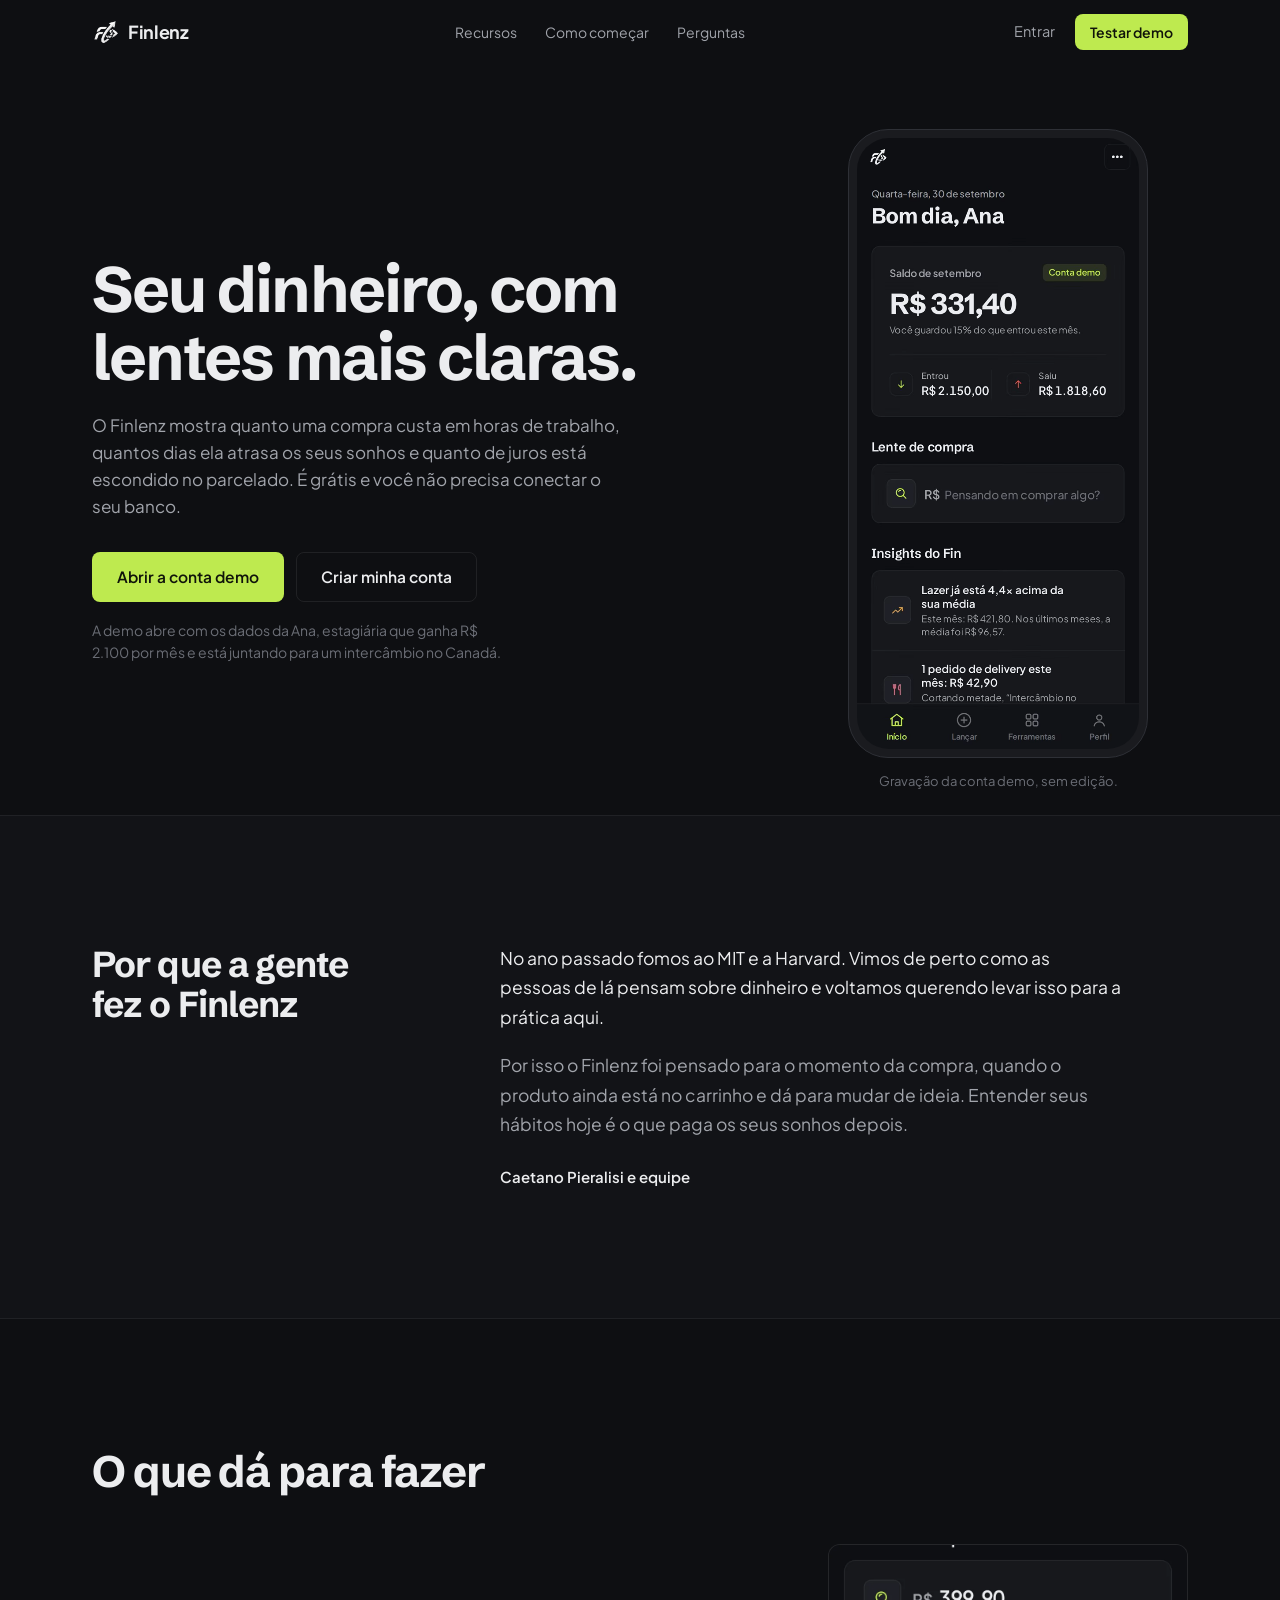
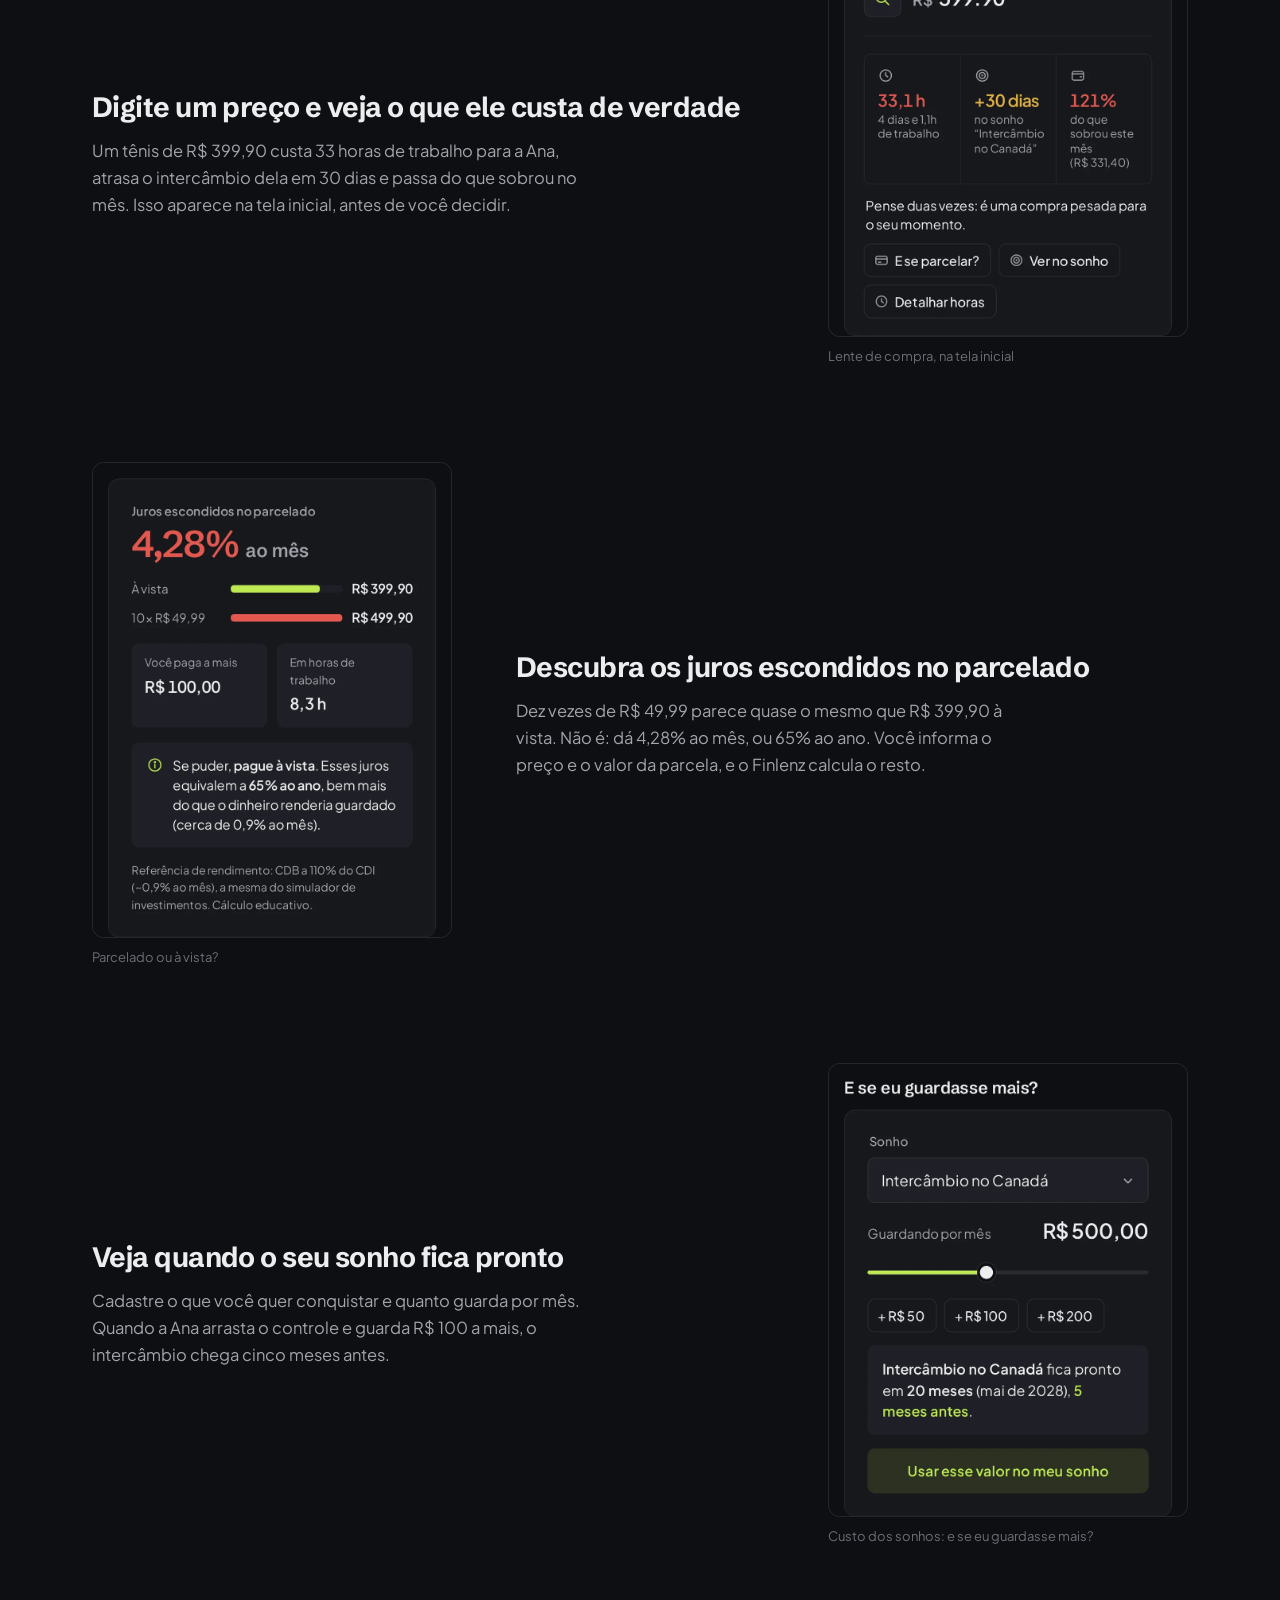
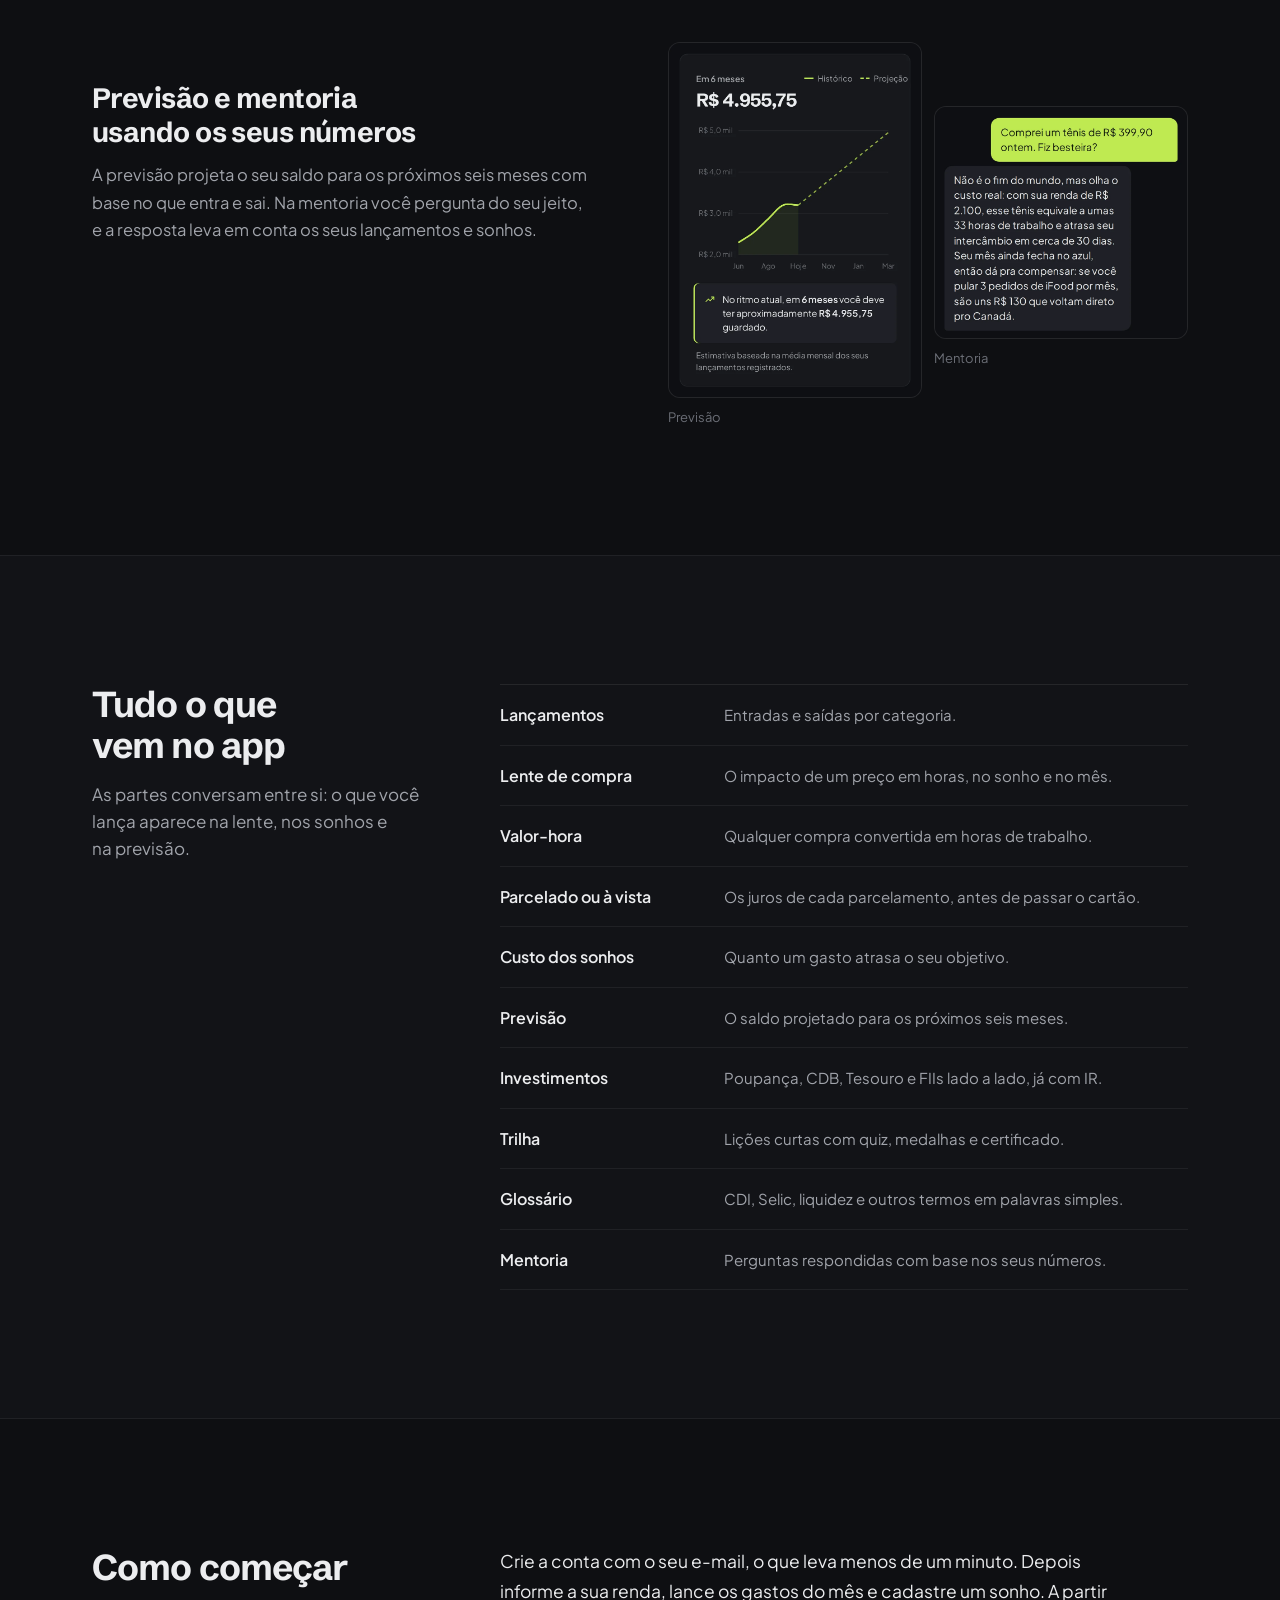
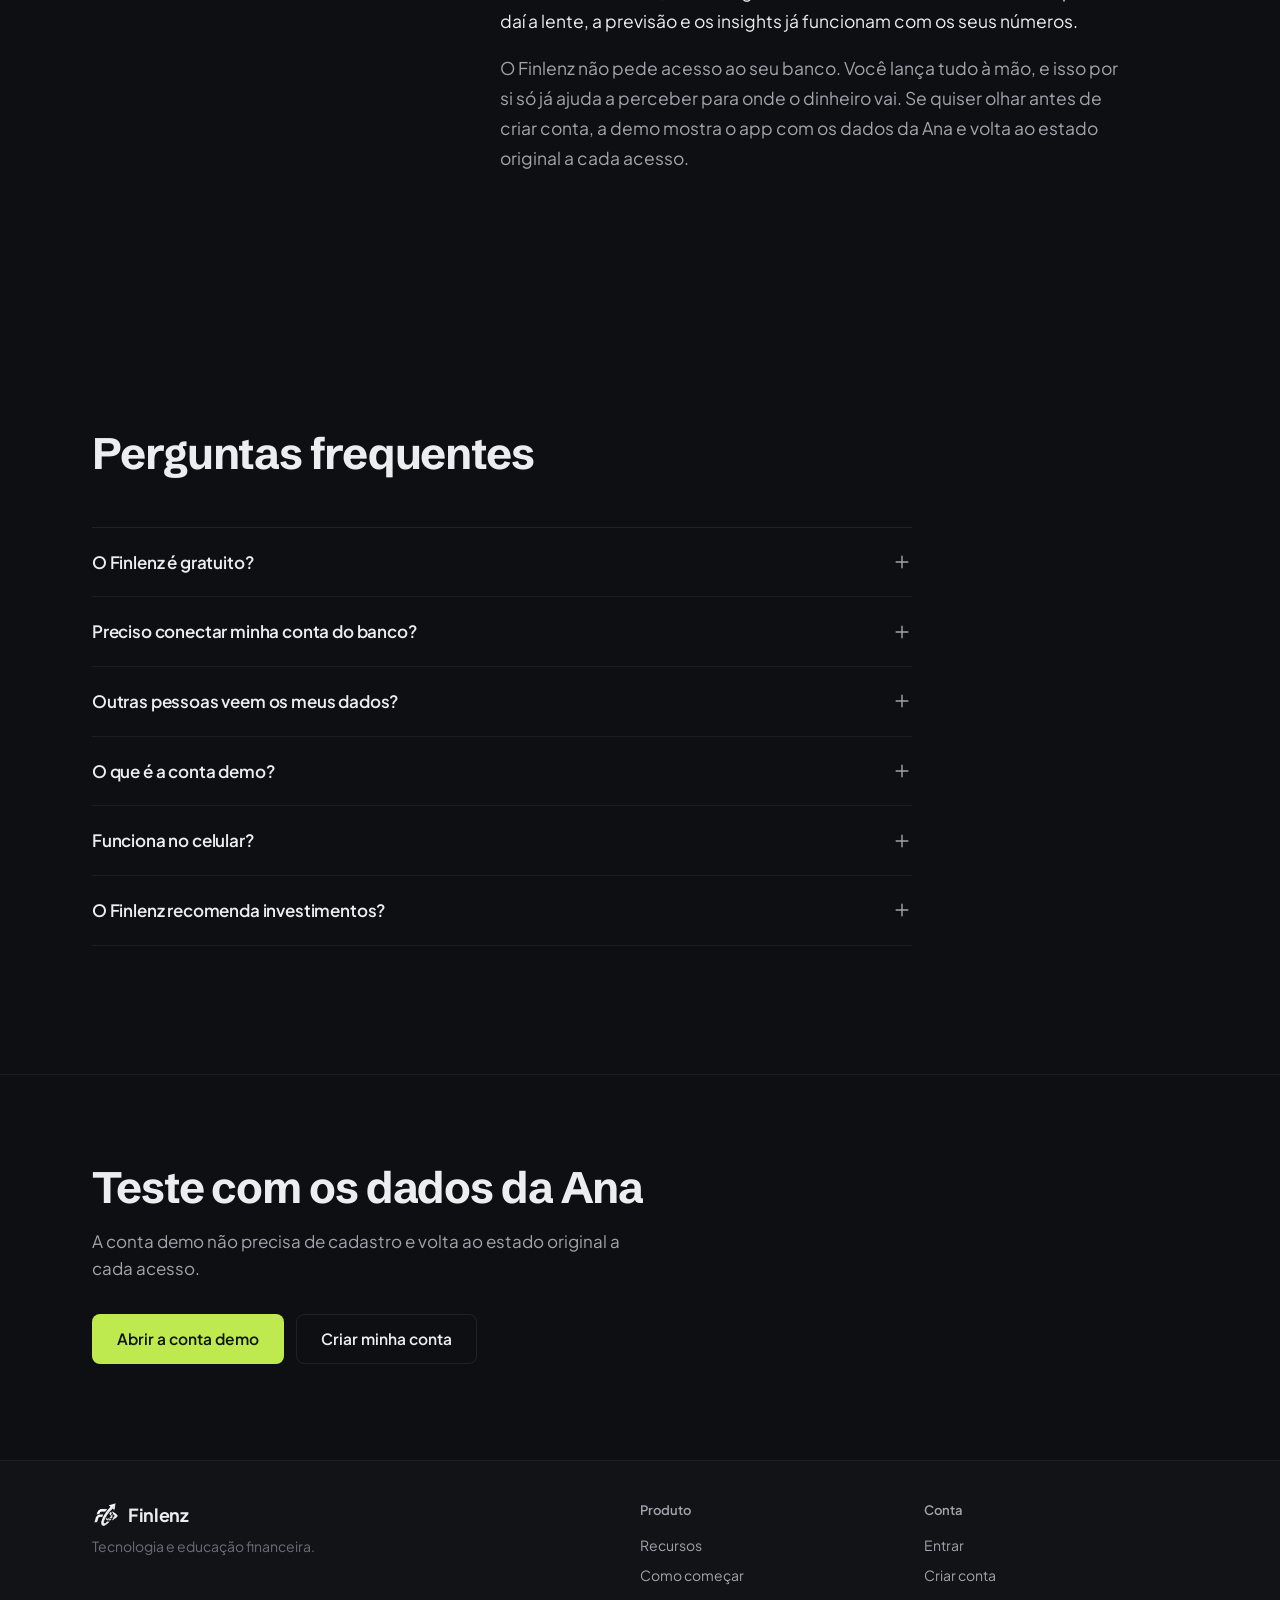
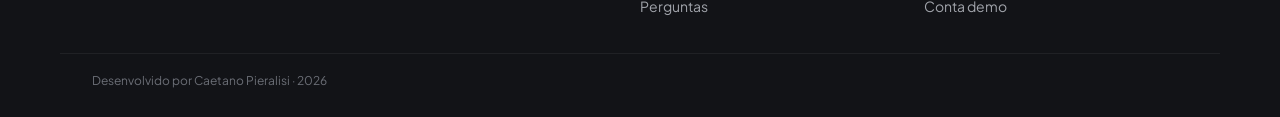
<file: finlenz/index.html>
<!DOCTYPE html>
<html lang="pt-BR">
<head>
<meta charset="UTF-8">
<meta name="viewport" content="width=device-width, initial-scale=1, viewport-fit=cover">
<meta name="theme-color" content="#0E0F12">
<meta name="color-scheme" content="dark">
<title>Finlenz · Seu dinheiro, com lentes mais claras</title>
<meta name="description" content="O Finlenz mostra quanto uma compra custa em horas de trabalho, quanto ela atrasa seus sonhos e os juros escondidos no parcelado. Grátis e sem conectar o banco.">
<meta property="og:title" content="Finlenz · Seu dinheiro, com lentes mais claras">
<meta property="og:description" content="Veja quanto uma compra custa em horas de trabalho, quanto ela atrasa seus sonhos e os juros escondidos no parcelado. Grátis.">
<meta property="og:image" content="https://finlenz.vercel.app/assets/media/og.png">
<meta property="og:image:width" content="1200">
<meta property="og:image:height" content="630">
<meta property="og:url" content="https://finlenz.vercel.app/">
<meta property="og:type" content="website">
<meta property="og:locale" content="pt_BR">
<meta name="twitter:card" content="summary_large_image">
<link rel="icon" type="image/png" href="assets/img/logo.png">
<link rel="apple-touch-icon" href="assets/img/logo.png">
<link rel="preconnect" href="https://fonts.googleapis.com">
<link rel="preconnect" href="https://fonts.gstatic.com" crossorigin>
<link rel="stylesheet" href="https://fonts.googleapis.com/css2?family=Plus+Jakarta+Sans:wght@400;500;600;700&family=Schibsted+Grotesk:wght@500;600;700&display=swap" media="print" onload="this.media='all'">
<link rel="stylesheet" href="assets/css/style.css">
<link rel="stylesheet" href="assets/css/landing.css">
</head>
<body class="lp">
<a class="skip" href="#conteudo">Pular para o conteúdo</a>

<header class="nav" id="nav">
  <div class="wrap nav__inner">
    <a href="index.html" class="nav__brand" aria-label="Finlenz, página inicial">
      <img src="assets/img/logo.png" alt="" width="28" height="27" decoding="async">
      <span>Finlenz</span>
    </a>
    <nav class="nav__links" aria-label="Seções">
      <a href="#recursos">Recursos</a>
      <a href="#como-funciona">Como começar</a>
      <a href="#perguntas">Perguntas</a>
    </nav>
    <div class="nav__actions">
      <a href="login.html" class="nav__login">Entrar</a>
      <a href="login.html?demo=1" class="pill pill--sm">Testar demo</a>
    </div>
  </div>
</header>

<main id="conteudo">

  <!-- ===== TOPO ===== -->
  <section class="hero">
    <div class="wrap hero__grid">
      <div class="hero__copy">
        <h1 class="hero__title">Seu dinheiro, com lentes mais claras.</h1>
        <p class="hero__lead">O Finlenz mostra quanto uma compra custa em horas de trabalho, quantos dias ela atrasa os seus sonhos e quanto de juros está escondido no parcelado. É grátis e você não precisa conectar o seu banco.</p>
        <div class="hero__cta">
          <a href="login.html?demo=1" class="pill pill--lg">Abrir a conta demo</a>
          <a href="login.html?mode=signup" class="pill pill--lg pill--ghost">Criar minha conta</a>
        </div>
        <p class="hero__note">A demo abre com os dados da Ana, estagiária que ganha R$ 2.100 por mês e está juntando para um intercâmbio no Canadá.</p>
      </div>

      <figure class="hero__media">
        <div class="phone">
          <video class="phone__screen" poster="assets/media/demo-lente-poster.webp" width="320" height="693" autoplay muted loop playsinline preload="metadata" aria-label="Gravação da conta demo: a Ana digita R$ 399,90 na Lente de compra e depois confere o parcelamento em 10 vezes.">
            <source src="assets/media/demo-lente.mp4" type="video/mp4">
            <source src="assets/media/demo-lente.webm" type="video/webm">
          </video>
        </div>
        <figcaption>Gravação da conta demo, sem edição.</figcaption>
      </figure>
    </div>
  </section>

  <!-- ===== POR QUE ===== -->
  <section class="section section--alt" id="proposito">
    <div class="wrap split">
      <h2 class="h2">Por que a gente fez o Finlenz</h2>
      <div class="letter">
        <p>No ano passado fomos ao MIT e a Harvard. Vimos de perto como as pessoas de lá pensam sobre dinheiro e voltamos querendo levar isso para a prática aqui.</p>
        <p>Por isso o Finlenz foi pensado para o momento da compra, quando o produto ainda está no carrinho e dá para mudar de ideia. Entender seus hábitos hoje é o que paga os seus sonhos depois.</p>
        <p class="letter__sign">Caetano Pieralisi e equipe</p>
      </div>
    </div>
  </section>

  <!-- ===== RECURSOS (prints reais) ===== -->
  <section class="section" id="recursos">
    <div class="wrap">
      <h2 class="h2 head">O que dá para fazer</h2>

      <article class="feature">
        <div class="feature__text">
          <h3>Digite um preço e veja o que ele custa de verdade</h3>
          <p>Um tênis de R$ 399,90 custa 33 horas de trabalho para a Ana, atrasa o intercâmbio dela em 30 dias e passa do que sobrou no mês. Isso aparece na tela inicial, antes de você decidir.</p>
        </div>
        <figure class="shot">
          <img src="assets/media/app-lente.webp" width="900" height="984" loading="lazy" decoding="async" alt="Lente de compra com R$ 399,90: 33,1 horas de trabalho, 30 dias a mais para o intercâmbio e 121% do que sobrou no mês.">
          <figcaption>Lente de compra, na tela inicial</figcaption>
        </figure>
      </article>

      <article class="feature feature--flip">
        <div class="feature__text">
          <h3>Descubra os juros escondidos no parcelado</h3>
          <p>Dez vezes de R$ 49,99 parece quase o mesmo que R$ 399,90 à vista. Não é: dá 4,28% ao mês, ou 65% ao ano. Você informa o preço e o valor da parcela, e o Finlenz calcula o resto.</p>
        </div>
        <figure class="shot">
          <img src="assets/media/app-parcelado.webp" width="900" height="1192" loading="lazy" decoding="async" alt="Parcelado ou à vista: 10 vezes de R$ 49,99 contra R$ 399,90 à vista, juros de 4,28% ao mês.">
          <figcaption>Parcelado ou à vista?</figcaption>
        </figure>
      </article>

      <article class="feature">
        <div class="feature__text">
          <h3>Veja quando o seu sonho fica pronto</h3>
          <p>Cadastre o que você quer conquistar e quanto guarda por mês. Quando a Ana arrasta o controle e guarda R$ 100 a mais, o intercâmbio chega cinco meses antes.</p>
        </div>
        <figure class="shot">
          <img src="assets/media/app-sonhos.webp" width="900" height="1137" loading="lazy" decoding="async" alt="Simulação: guardando R$ 500 por mês, o Intercâmbio no Canadá fica pronto em 20 meses, 5 meses antes.">
          <figcaption>Custo dos sonhos: e se eu guardasse mais?</figcaption>
        </figure>
      </article>

      <article class="feature feature--pair">
        <div class="feature__text">
          <h3>Previsão e mentoria usando os seus números</h3>
          <p>A previsão projeta o seu saldo para os próximos seis meses com base no que entra e sai. Na mentoria você pergunta do seu jeito, e a resposta leva em conta os seus lançamentos e sonhos.</p>
        </div>
        <div class="shots">
          <figure class="shot">
            <img src="assets/media/app-previsao.webp" width="900" height="1265" loading="lazy" decoding="async" alt="Previsão: em 6 meses a Ana deve ter cerca de R$ 4.955,75 guardados.">
            <figcaption>Previsão</figcaption>
          </figure>
          <figure class="shot">
            <img src="assets/media/app-mentoria.webp" width="900" height="826" loading="lazy" decoding="async" alt="Mentoria: a Ana pergunta se fez besteira ao comprar um tênis de R$ 399,90 e recebe uma resposta com os números dela.">
            <figcaption>Mentoria</figcaption>
          </figure>
        </div>
      </article>
    </div>
  </section>

  <!-- ===== TODAS AS FERRAMENTAS ===== -->
  <section class="section section--alt">
    <div class="wrap split">
      <div class="split__aside">
        <h2 class="h2">Tudo o que vem no app</h2>
        <p class="lead">As partes conversam entre si: o que você lança aparece na lente, nos sonhos e na previsão.</p>
      </div>
      <ul class="tools">
        <li><b>Lançamentos</b><span>Entradas e saídas por categoria.</span></li>
        <li><b>Lente de compra</b><span>O impacto de um preço em horas, no sonho e no mês.</span></li>
        <li><b>Valor-hora</b><span>Qualquer compra convertida em horas de trabalho.</span></li>
        <li><b>Parcelado ou à vista</b><span>Os juros de cada parcelamento, antes de passar o cartão.</span></li>
        <li><b>Custo dos sonhos</b><span>Quanto um gasto atrasa o seu objetivo.</span></li>
        <li><b>Previsão</b><span>O saldo projetado para os próximos seis meses.</span></li>
        <li><b>Investimentos</b><span>Poupança, CDB, Tesouro e FIIs lado a lado, já com IR.</span></li>
        <li><b>Trilha</b><span>Lições curtas com quiz, medalhas e certificado.</span></li>
        <li><b>Glossário</b><span>CDI, Selic, liquidez e outros termos em palavras simples.</span></li>
        <li><b>Mentoria</b><span>Perguntas respondidas com base nos seus números.</span></li>
      </ul>
    </div>
  </section>

  <!-- ===== COMO COMEÇAR ===== -->
  <section class="section" id="como-funciona">
    <div class="wrap split">
      <h2 class="h2">Como começar</h2>
      <div class="letter">
        <p>Crie a conta com o seu e-mail, o que leva menos de um minuto. Depois informe a sua renda, lance os gastos do mês e cadastre um sonho. A partir daí a lente, a previsão e os insights já funcionam com os seus números.</p>
        <p>O Finlenz não pede acesso ao seu banco. Você lança tudo à mão, e isso por si só já ajuda a perceber para onde o dinheiro vai. Se quiser olhar antes de criar conta, a demo mostra o app com os dados da Ana e volta ao estado original a cada acesso.</p>
      </div>
    </div>
  </section>

  <!-- ===== FAQ ===== -->
  <section class="section" id="perguntas">
    <div class="wrap narrow">
      <h2 class="h2 head">Perguntas frequentes</h2>
      <div class="faq">
        <details><summary>O Finlenz é gratuito?<svg class="ico" viewBox="0 0 24 24" fill="none" stroke="currentColor" stroke-width="1.7" stroke-linecap="round" stroke-linejoin="round" aria-hidden="true"><path d="M12 5v14M5 12h14"/></svg></summary><p>Sim. Todas as ferramentas, a trilha e a mentoria são gratuitas.</p></details>
        <details><summary>Preciso conectar minha conta do banco?<svg class="ico" viewBox="0 0 24 24" fill="none" stroke="currentColor" stroke-width="1.7" stroke-linecap="round" stroke-linejoin="round" aria-hidden="true"><path d="M12 5v14M5 12h14"/></svg></summary><p>Não. Você registra seus lançamentos manualmente, o que também ajuda a criar consciência sobre cada gasto.</p></details>
        <details><summary>Outras pessoas veem os meus dados?<svg class="ico" viewBox="0 0 24 24" fill="none" stroke="currentColor" stroke-width="1.7" stroke-linecap="round" stroke-linejoin="round" aria-hidden="true"><path d="M12 5v14M5 12h14"/></svg></summary><p>Não. Cada conta só consegue ler e alterar os próprios lançamentos, sonhos e progresso.</p></details>
        <details><summary>O que é a conta demo?<svg class="ico" viewBox="0 0 24 24" fill="none" stroke="currentColor" stroke-width="1.7" stroke-linecap="round" stroke-linejoin="round" aria-hidden="true"><path d="M12 5v14M5 12h14"/></svg></summary><p>É uma conta de exemplo, com os dados da Ana, uma estagiária, para você conhecer o app sem cadastro. Ela volta ao estado original a cada acesso.</p></details>
        <details><summary>Funciona no celular?<svg class="ico" viewBox="0 0 24 24" fill="none" stroke="currentColor" stroke-width="1.7" stroke-linecap="round" stroke-linejoin="round" aria-hidden="true"><path d="M12 5v14M5 12h14"/></svg></summary><p>Sim. O Finlenz roda no navegador do celular e do computador, sem precisar instalar nada.</p></details>
        <details><summary>O Finlenz recomenda investimentos?<svg class="ico" viewBox="0 0 24 24" fill="none" stroke="currentColor" stroke-width="1.7" stroke-linecap="round" stroke-linejoin="round" aria-hidden="true"><path d="M12 5v14M5 12h14"/></svg></summary><p>Não. O simulador é educativo: compara opções com taxas médias de referência para você entender como cada uma funciona.</p></details>
      </div>
    </div>
  </section>

  <!-- ===== CTA ===== -->
  <section class="cta">
    <div class="wrap cta__inner">
      <h2 class="h2">Teste com os dados da Ana</h2>
      <p class="lead">A conta demo não precisa de cadastro e volta ao estado original a cada acesso.</p>
      <div class="hero__cta">
        <a href="login.html?demo=1" class="pill pill--lg">Abrir a conta demo</a>
        <a href="login.html?mode=signup" class="pill pill--lg pill--ghost">Criar minha conta</a>
      </div>
    </div>
  </section>
</main>

<footer class="foot">
  <div class="wrap foot__grid">
    <div class="foot__brand">
      <a href="index.html" class="nav__brand"><img src="assets/img/logo.png" alt="" width="28" height="27" loading="lazy" decoding="async"><span>Finlenz</span></a>
      <p>Tecnologia e educação financeira.</p>
    </div>
    <nav aria-label="Produto"><b>Produto</b><a href="#recursos">Recursos</a><a href="#como-funciona">Como começar</a><a href="#perguntas">Perguntas</a></nav>
    <nav aria-label="Conta"><b>Conta</b><a href="login.html">Entrar</a><a href="login.html?mode=signup">Criar conta</a><a href="login.html?demo=1">Conta demo</a></nav>
  </div>
  <div class="wrap foot__base">Desenvolvido por Caetano Pieralisi · 2026</div>
</footer>

<script>
(function(){
  var nav = document.getElementById("nav");
  function onScroll(){ nav.className = window.pageYOffset > 8 ? "nav is-scrolled" : "nav"; }
  window.addEventListener("scroll", onScroll, { passive: true }); onScroll();
})();
</script>
</body>
</html>
</file>
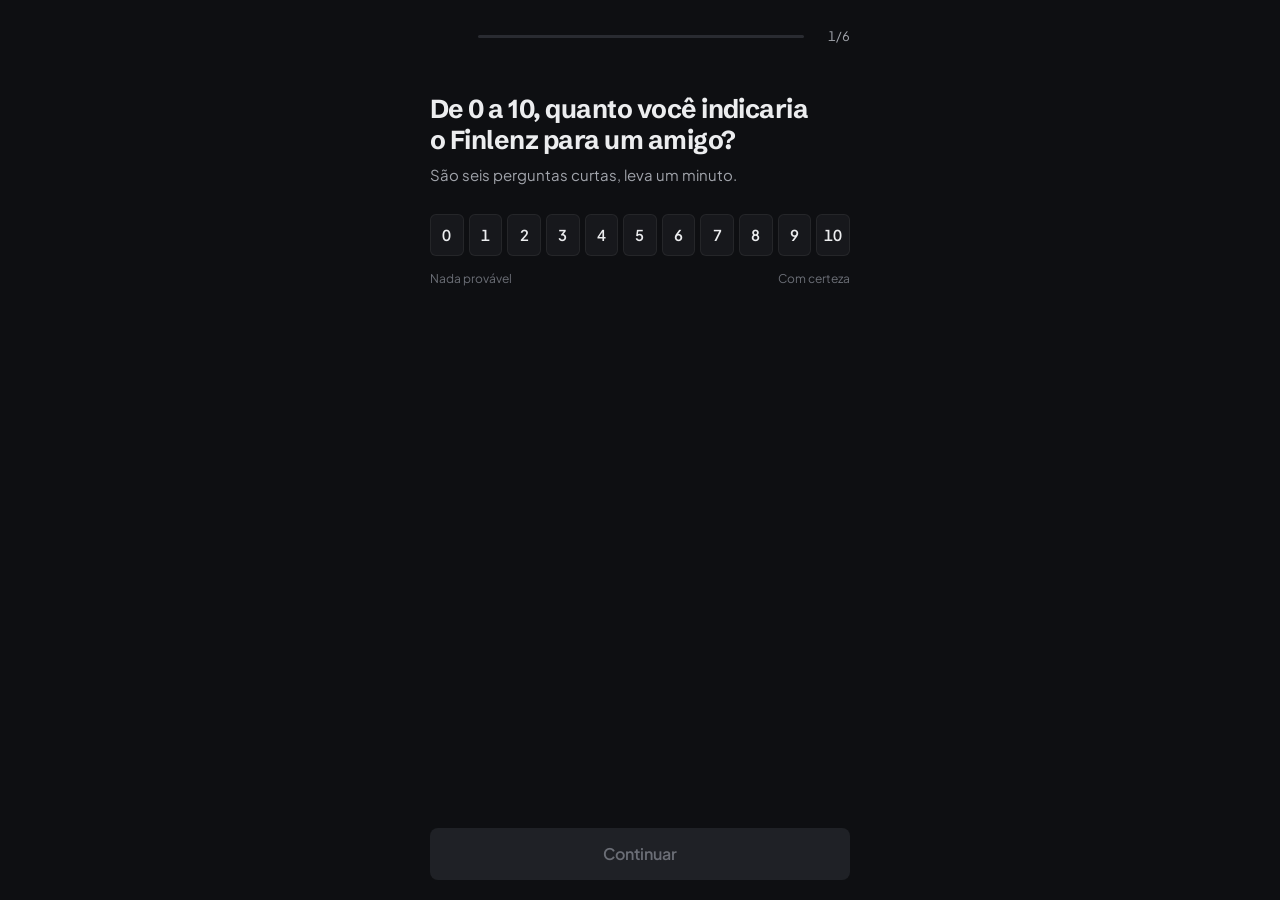
<file: finlenz/interesse.html>
<!DOCTYPE html>
<html lang="pt-BR">
<head>
<meta charset="UTF-8">
<meta name="viewport" content="width=device-width, initial-scale=1, maximum-scale=1, viewport-fit=cover">
<meta name="theme-color" content="#0E0F12">
<meta name="robots" content="noindex">
<title>Faça parte · Finlenz</title>
<link rel="icon" type="image/png" href="assets/img/logo.png">
<link rel="preconnect" href="https://fonts.googleapis.com">
<link rel="preconnect" href="https://fonts.gstatic.com" crossorigin>
<link rel="stylesheet" href="https://fonts.googleapis.com/css2?family=Plus+Jakarta+Sans:wght@400;500;600;700&family=Schibsted+Grotesk:wght@500;600;700&display=swap" media="print" onload="this.media='all'">
<link rel="stylesheet" href="assets/css/style.css">
<style>
  body{ min-height: 100vh; background: var(--bg); }
  .wrap{ max-width: 460px; margin: 0 auto; min-height: 100vh; display:flex; flex-direction:column; padding: calc(18px + env(safe-area-inset-top)) 20px calc(20px + env(safe-area-inset-bottom)); }
  .top{ display:flex; align-items:center; gap: 12px; }
  .back{ width: 36px; height: 36px; border-radius: 8px; display:grid; place-items:center; background: transparent; border: 1px solid var(--hairline); color: var(--text); font-size: 20px; visibility: hidden; transition: background-color .2s ease-in-out; }
  .back:hover{ background: var(--card); }
  .back.is-on{ visibility: visible; }
  .bar{ flex:1; height: 3px; border-radius: 2px; background: var(--card-3); overflow:hidden; }
  .bar i{ display:block; height:100%; width:0; background: var(--primary); border-radius: 2px; transition: width .45s var(--ease); }
  .count{ font-size: 13px; color: var(--text-soft); font-variant-numeric: tabular-nums; min-width: 34px; text-align:right; }

  .steps{ flex:1; position:relative; display:flex; }
  .step{ display:none; flex-direction:column; width:100%; padding-top: 40px; }
  .step.is-on{ display:flex; animation: stepIn .3s ease-in-out both; }
  .step.is-back{ animation-name: stepBack; }
  @keyframes stepIn{ from{ opacity:0; transform: translateX(12px); } to{ opacity:1; transform:none; } }
  @keyframes stepBack{ from{ opacity:0; transform: translateX(-12px); } to{ opacity:1; transform:none; } }
  .kicker{ font-size: 13.5px; font-weight: 500; color: var(--text-soft); margin-bottom: 10px; }
  .q{ font-size: 26px; line-height: 1.2; letter-spacing: -0.02em; font-weight: 700; }
  .hint{ font-size: 15px; color: var(--text-soft); margin-top: 8px; line-height: 1.45; }
  .body{ margin-top: 28px; display:flex; flex-direction:column; gap: 14px; }

  .opts{ display:grid; grid-template-columns: 1fr; gap: 10px; }
  .opts--2{ grid-template-columns: 1fr 1fr; }
  .opt{ display:flex; align-items:center; gap: 12px; width:100%; text-align:left; min-height: 54px; padding: 12px 16px; border-radius: 8px; background: var(--card); border: 1px solid var(--hairline); color: var(--text); font-size: 15.5px; font-weight: 500; transition: border-color .2s ease-in-out, background-color .2s ease-in-out; }
  .opt:hover{ background: var(--card-2); }
  .opt .em{ font-size: 22px; width: 28px; text-align:center; }
  .opt.is-on{ border-color: var(--primary); background: var(--primary-soft); }
  .opt small{ display:block; font-size: 13px; color: var(--text-soft); font-weight: 400; }

  .scale{ display:grid; grid-template-columns: repeat(11, 1fr); gap: 5px; }
  .scale button{ aspect-ratio: 1 / 1.25; border-radius: 6px; background: var(--card); border: 1px solid var(--hairline); font-size: 15px; font-weight: 600; font-variant-numeric: tabular-nums; transition: background-color .2s ease-in-out, color .2s ease-in-out, border-color .2s ease-in-out; }
  .scale button:hover{ background: var(--card-2); }
  .scale button.is-on{ background: var(--primary); border-color: var(--primary); color: var(--on-primary); }
  .scale-legend{ display:flex; justify-content:space-between; font-size: 12px; color: var(--text-faint); }

  .chips{ display:flex; flex-wrap:wrap; gap: 8px; }
  .chip{ display:inline-flex; align-items:center; gap: 6px; padding: 10px 14px; border-radius: 8px; background: var(--card); border: 1px solid var(--hairline); font-size: 15px; font-weight: 500; transition: all .2s ease-in-out; }
  .chip:hover{ background: var(--card-2); }
  .chip.is-on{ border-color: var(--primary); background: var(--primary-soft); color: var(--primary); }


  .field{ display:flex; flex-direction:column; gap: 6px; }
  .contact{ position:relative; display:block; }
  .contact.has-tag input{ padding-right: 124px; }
  .detect{ position:absolute; right: 8px; top: 50%; transform: translateY(-50%); font-style: normal; font-size: 12px; font-weight: 600; padding: 5px 8px; border-radius: 6px; background: rgba(190,234,79,.14); color: var(--primary); pointer-events:none; animation: pop .25s var(--ease) both; }
  .detect.is-bad{ background: rgba(229,88,79,.12); color: var(--expense); }
  @keyframes pop{ from{ opacity:0; transform: translateY(-50%) scale(.8); } to{ opacity:1; transform: translateY(-50%) scale(1); } }
  .sugs{ margin-top: -2px; }
  .sugs .chip{ padding: 7px 12px; font-size: 14px; }
  .tip{ font-size: 13px; color: var(--text-faint); margin-top: -4px; }
  .field span{ font-size: 13px; color: var(--text-soft); }
  textarea{ min-height: 170px; line-height: 1.45; resize: vertical; }
  .check{ display:flex; gap: 12px; align-items:flex-start; font-size: 14px; color: var(--text-soft); line-height: 1.45; cursor:pointer; }
  .check input{ appearance:none; -webkit-appearance:none; width: 20px; height: 20px; border-radius: 5px; flex-shrink:0; margin-top: 1px; background: var(--card-2); box-shadow: inset 0 0 0 1px var(--border); display:grid; place-items:center; min-height:0; padding:0; border:none; }
  .check input:checked{ background: var(--primary); box-shadow:none; }
  .check input:checked::after{ content:""; width: 6px; height: 11px; border: solid var(--on-primary); border-width: 0 2.5px 2.5px 0; transform: rotate(45deg) translate(-1px,-1px); }
  .err{ font-size: 13px; color: var(--expense); min-height: 18px; }
  .hp{ position:absolute; left:-9999px; width:1px; height:1px; opacity:0; }

  .foot{ padding-top: 18px; display:flex; flex-direction:column; gap: 10px; }
  .foot .btn{ min-height: 52px; font-size: 16px; border-radius: 8px; }
  .skip{ color: var(--text-soft); font-size: 15px; padding: 6px; }

  .done{ text-align:left; align-items:flex-start; justify-content:center; padding-top: 0; }
  .done .ok{ width: 48px; height: 48px; border-radius: 12px; display:grid; place-items:center; border: 1px solid rgba(190,234,79,.4); background: var(--primary-soft); color: var(--primary); margin-bottom: 24px; animation: fadeIn .3s ease-in-out both; }
  .done .ok svg{ width: 24px; height: 24px; }
  @keyframes fadeIn{ from{ opacity:0; } to{ opacity:1; } }
  .pending{ font-size: 13px; color: var(--warning); margin-top: 12px; }
</style>
</head>
<body>
<div class="wrap">
  <div class="top">
    <button class="back" id="back" aria-label="Voltar">‹</button>
    <div class="bar"><i id="bar"></i></div>
    <span class="count" id="count"></span>
  </div>

  <form class="steps" id="form" novalidate autocomplete="on">
    <input class="hp" type="text" name="empresa_site" tabindex="-1" autocomplete="off" aria-hidden="true">

    <!-- 1. Nota -->
    <section class="step" data-key="nota">
      <h1 class="q">De 0 a 10, quanto você indicaria o Finlenz para um amigo?</h1>
      <p class="hint">São seis perguntas curtas, leva um minuto.</p>
      <div class="body">
        <div class="scale" id="scale"></div>
        <div class="scale-legend"><span>Nada provável</span><span>Com certeza</span></div>
      </div>
    </section>

    <!-- 2. O que mais gostou -->
    <section class="step" data-key="favoritos" data-multi="1">
      <h1 class="q">Quais ferramentas você mais curtiu?</h1>
      <p class="hint">Pode escolher mais de uma.</p>
      <div class="body chips" data-group="favoritos">
        <button type="button" class="chip" data-v="Lente de compra">Lente de compra</button>
        <button type="button" class="chip" data-v="Valor-hora">Valor-hora</button>
        <button type="button" class="chip" data-v="Parcelado ou à vista">Parcelado ou à vista</button>
        <button type="button" class="chip" data-v="Sonhos">Sonhos</button>
        <button type="button" class="chip" data-v="Previsão">Previsão</button>
        <button type="button" class="chip" data-v="Investimentos">Investimentos</button>
        <button type="button" class="chip" data-v="Trilha e medalhas">Trilha e medalhas</button>
        <button type="button" class="chip" data-v="Mentoria">Mentoria</button>
      </div>
    </section>

    <!-- 3. Perfil e setor -->
    <section class="step" data-key="perfil">
      <h1 class="q">Conta um pouco de você</h1>
      <div class="body">
        <label class="field"><span>Você é…</span>
          <select id="perfil">
            <option value="">Escolha uma opção</option>
            <option>Estudante do ensino médio</option>
            <option>Universitário</option>
            <option>Estagiário ou jovem aprendiz</option>
            <option>Trabalho com carteira assinada</option>
            <option>Autônomo ou freelancer</option>
            <option>Professor ou educador</option>
            <option>Empresário ou gestor</option>
            <option>Investidor</option>
            <option value="Outro">Outro</option>
          </select>
        </label>
        <label class="field" id="perfilOutroBox" hidden><span>Qual?</span><input type="text" id="perfilOutro" placeholder="Conta pra gente"></label>
        <label class="field"><span>Setor em que você estuda ou trabalha</span>
          <select id="setor">
            <option value="">Escolha uma opção</option>
            <option>Educação</option>
            <option>Tecnologia</option>
            <option>Finanças e bancos</option>
            <option>Comércio e varejo</option>
            <option>Saúde</option>
            <option>Indústria</option>
            <option>Agronegócio</option>
            <option>Comunicação e marketing</option>
            <option>Serviços</option>
            <option>Setor público</option>
            <option>Ainda não trabalho</option>
            <option value="Outro">Outro</option>
          </select>
        </label>
        <label class="field" id="setorOutroBox" hidden><span>Qual setor?</span><input type="text" id="setorOutro" placeholder="Ex.: construção, esportes…"></label>
      </div>
    </section>

    <!-- 4. Idade -->
    <section class="step" data-key="idade">
      <h1 class="q">Qual a sua idade?</h1>
      <div class="body opts opts--2" data-group="idade">
        <button type="button" class="opt" data-v="Até 17">Até 17</button>
        <button type="button" class="opt" data-v="18 a 24">18 a 24</button>
        <button type="button" class="opt" data-v="25 a 34">25 a 34</button>
        <button type="button" class="opt" data-v="35 ou mais">35 ou mais</button>
      </div>
    </section>

    <!-- 5. Contato -->
    <section class="step" data-key="contato">
      <h1 class="q">Como a gente fala com você?</h1>
      <div class="body">
        <label class="field"><span>Seu nome</span><input type="text" id="nome" name="nome" autocomplete="name" placeholder="Como te chamamos?"></label>
        <label class="field"><span>Seu melhor contato</span>
          <span class="contact">
            <input type="text" id="contato" name="contato" autocomplete="on" autocapitalize="off" autocorrect="off" spellcheck="false" placeholder="WhatsApp, e-mail ou @Instagram">
            <em class="detect" id="detect" hidden></em>
          </span>
        </label>
        <div class="chips sugs" id="sugs" hidden></div>
        <p class="tip" id="tip">Digite do jeito que preferir, a gente reconhece.</p>
        <label class="check" id="menorBox" hidden><input type="checkbox" id="menor"><span>Tenho menos de 18 anos e um responsável autorizou eu deixar meu contato.</span></label>
        <label class="check"><input type="checkbox" id="lgpd"><span>Autorizo o Finlenz a guardar esses dados e entrar em contato comigo sobre o app. Posso pedir para apagar quando quiser.</span></label>
        <p class="err" id="err" role="alert"></p>
      </div>
    </section>

    <!-- 6. Comentário (opcional) -->
    <section class="step" data-key="comentario" data-optional="1">
      <h1 class="q">Quer contar mais alguma coisa?</h1>
      <p class="hint">Opcional. Pode pular se preferir.</p>
      <div class="body">
        <textarea id="comentario" name="comentario" placeholder="Quais são seus planos com o Finlenz? Usar no dia a dia, investir, levar para a sua empresa ou para os seus alunos… Sugestões também são muito bem-vindas."></textarea>
      </div>
    </section>

    <!-- Obrigado -->
    <section class="step done" data-key="fim">
      <div class="ok"><svg viewBox="0 0 24 24" fill="none" stroke="currentColor" stroke-width="1.7" stroke-linecap="round" stroke-linejoin="round" aria-hidden="true"><path d="M5 12.5l4.5 4.5L19 7.5"/></svg></div>
      <h1 class="q">Obrigado, <span id="thanksName">de verdade</span>.</h1>
      <p class="hint">Suas respostas ajudam o Finlenz a crescer. A gente vai falar com você em breve.</p>
      <p class="pending" id="pending" hidden></p>
    </section>
  </form>

  <div class="foot" id="foot">
    <button class="btn btn-primary btn-block" id="next" type="button" disabled>Continuar</button>
    <button class="skip" id="skip" type="button" hidden>Pular</button>
  </div>
</div>

<script>
(function(){
  // URL do Google Apps Script que grava na planilha (preenchida na publicação).
  var ENDPOINT = "https://script.google.com/macros/s/AKfycbxHVd5wgZY9D-Q_Dp7PvALLVnJbgzYGHtGAXk32BPuQWql_OdmO4iFEFHjuoEQR8AAI/exec";
  var QUEUE_KEY = "finlenz_leads_pendentes";

  var steps = [].slice.call(document.querySelectorAll(".step"));
  var answers = { nota: null, favoritos: [], idade: "", canal: "" };
  var i = 0;
  var $ = function(id){ return document.getElementById(id); };
  var nextBtn = $("next"), skipBtn = $("skip"), backBtn = $("back");
  var total = steps.length - 1; // sem contar a tela de obrigado

  // escala 0–10
  var scale = $("scale");
  for (var n = 0; n <= 10; n++) {
    var b = document.createElement("button"); b.type = "button"; b.textContent = n; b.dataset.v = n;
    scale.appendChild(b);
  }
  scale.addEventListener("click", function(e){
    var b = e.target.closest("button"); if (!b) return;
    [].forEach.call(scale.children, function(x){ x.classList.toggle("is-on", x === b); });
    answers.nota = Number(b.dataset.v);
    update(); setTimeout(go.bind(null, 1), 280);
  });

  // opções (única ou múltipla)
  [].forEach.call(document.querySelectorAll("[data-group]"), function(g){
    var key = g.dataset.group, multi = g.closest(".step").dataset.multi;
    g.addEventListener("click", function(e){
      var b = e.target.closest("[data-v]"); if (!b) return;
      if (multi) {
        b.classList.toggle("is-on");
        answers[key] = [].map.call(g.querySelectorAll(".is-on"), function(x){ return x.dataset.v; });
        update();
      } else {
        [].forEach.call(g.querySelectorAll("[data-v]"), function(x){ x.classList.toggle("is-on", x === b); });
        answers[key] = b.dataset.v;
        if (key === "idade") $("menorBox").hidden = b.dataset.v !== "Até 17";
        update(); setTimeout(go.bind(null, 1), 280);
      }
    });
  });

  // perfil e setor (dropdown + "Outro")
  function pick(sel, box){
    var v = $(sel).value;
    if (v === "Outro") { var t = $(sel + "Outro").value.trim(); return t ? "Outro: " + t : ""; }
    return v;
  }
  ["perfil", "setor"].forEach(function(id){
    $(id).addEventListener("change", function(){
      var outro = this.value === "Outro";
      $(id + "OutroBox").hidden = !outro;
      if (outro) $(id + "Outro").focus();
      update();
    });
    $(id + "Outro").addEventListener("input", update);
  });

  // contato: reconhece WhatsApp, e-mail ou Instagram enquanto a pessoa digita
  var DOMAINS = ["gmail.com", "hotmail.com", "outlook.com", "icloud.com", "yahoo.com.br", "live.com"];
  var inp = $("contato"), detect = $("detect"), sugs = $("sugs"), tip = $("tip");

  function classify(v){
    v = v.trim();
    if (!v) return { canal: "", ok: false };
    var ig = v.match(/instagram\.com\/([A-Za-z0-9._]+)/i);
    if (ig) return { canal: "Instagram", ok: true, value: "@" + ig[1] };
    if (/^[\d\s()+\-.]+$/.test(v)) {
      var d = v.replace(/\D/g, "");
      if (d.length >= 12 && d.indexOf("55") === 0) d = d.slice(2);
      return { canal: "WhatsApp", ok: d.length === 10 || d.length === 11, digits: d };
    }
    if (v.indexOf("@") > 0) return { canal: "E-mail", ok: /^[^\s@]+@[^\s@]+\.[^\s@]{2,}$/.test(v), value: v.toLowerCase() };
    var h = v.replace(/^@/, "");
    if (/^[A-Za-z0-9._]{1,30}$/.test(h)) return { canal: "Instagram", ok: h.length >= 2, value: "@" + h.toLowerCase() };
    return { canal: "", ok: false };
  }
  function maskPhone(d){
    d = d.slice(0, 11);
    if (d.length > 6) return "(" + d.slice(0, 2) + ") " + d.slice(2, d.length - 4) + "-" + d.slice(-4);
    if (d.length > 2) return "(" + d.slice(0, 2) + ") " + d.slice(2);
    return d;
  }
  var LABEL = { "WhatsApp": "WhatsApp", "E-mail": "E-mail", "Instagram": "Instagram" };
  function onContact(){
    var c = classify(inp.value);
    if (c.canal === "WhatsApp" && c.digits.length >= 3 && !/^\+/.test(inp.value)) {
      var m = maskPhone(c.digits);
      if (m !== inp.value) inp.value = m;
    }
    answers.canal = c.canal;
    detect.hidden = !c.canal;
    inp.parentNode.classList.toggle("has-tag", !!c.canal);
    detect.textContent = c.canal ? LABEL[c.canal] + (c.ok ? " ✓" : "") : "";
    detect.classList.toggle("is-bad", false);
    // dicas de preenchimento
    var v = inp.value.trim(), html = "";
    if (c.canal === "E-mail" || /@[^@]*$/.test(v) && v.indexOf("@") > 0) {
      var at = v.split("@"), dom = (at[1] || "").toLowerCase();
      var list = DOMAINS.filter(function(x){ return x.indexOf(dom) === 0 && x !== dom; }).slice(0, 4);
      html = list.map(function(x){ return '<button type="button" class="chip" data-s="' + at[0] + "@" + x + '">@' + x + "</button>"; }).join("");
    }
    sugs.innerHTML = html; sugs.hidden = !html;
    tip.textContent = !c.canal ? "Digite do jeito que preferir, a gente reconhece."
      : c.canal === "WhatsApp" ? (c.ok ? "Perfeito, vamos te chamar no WhatsApp." : "Coloque o DDD junto, ex.: (16) 99999-9999.")
      : c.canal === "E-mail" ? (c.ok ? "Perfeito, vamos te mandar um e-mail." : "Termine o e-mail, ex.: voce@gmail.com.")
      : "Vamos te chamar no Instagram. Se preferir, coloque seu WhatsApp ou e-mail.";
    update();
  }
  inp.addEventListener("input", onContact);
  sugs.addEventListener("click", function(e){
    var b = e.target.closest("[data-s]"); if (!b) return;
    inp.value = b.dataset.s; onContact(); inp.focus();
  });
  ["nome", "lgpd", "menor"].forEach(function(id){ $(id).addEventListener("input", update); $(id).addEventListener("change", update); });

  function contactOk(){ return classify(inp.value).ok; }
  function contactValue(){
    var c = classify(inp.value);
    if (c.canal === "WhatsApp") return maskPhone(c.digits);
    return c.value || inp.value.trim();
  }

  function valid(){
    var key = steps[i].dataset.key;
    if (key === "nota") return answers.nota !== null;
    if (key === "favoritos") return answers.favoritos.length > 0;
    if (key === "perfil") return !!pick("perfil") && !!pick("setor");
    if (key === "idade") return !!answers.idade;
    if (key === "contato") return $("nome").value.trim().length >= 2 && contactOk() && $("lgpd").checked && (answers.idade !== "Até 17" || $("menor").checked);
    return true;
  }

  function update(){
    var key = steps[i].dataset.key;
    nextBtn.disabled = !valid();
    nextBtn.textContent = key === "comentario" ? "Enviar" : key === "fim" ? "Responder de novo" : "Continuar";
    skipBtn.hidden = key !== "comentario";
    backBtn.classList.toggle("is-on", i > 0 && key !== "fim");
    $("bar").style.width = Math.min(100, (i / total) * 100) + "%";
    $("count").textContent = key === "fim" ? "" : (i + 1) + "/" + total;
    if (key === "contato") $("err").textContent = "";
  }

  function show(n, dir){
    steps[i].classList.remove("is-on", "is-back");
    i = n;
    steps[i].classList.add("is-on");
    if (dir < 0) steps[i].classList.add("is-back");
    update();
    window.scrollTo(0, 0);
  }

  function go(dir){
    if (dir > 0 && !valid()) return;
    var n = i + dir;
    if (n < 0 || n >= steps.length) return;
    show(n, dir);
  }

  nextBtn.addEventListener("click", function(){
    var key = steps[i].dataset.key;
    if (key === "comentario") return submit();
    if (key === "fim") return location.reload();
    if (key === "contato" && !valid()) { $("err").textContent = "Confira nome, contato e a autorização."; return; }
    go(1);
  });
  skipBtn.addEventListener("click", submit);
  backBtn.addEventListener("click", function(){ go(-1); });

  // ---------- envio (com fila para quando a internet cair) ----------
  function readQueue(){ try { return JSON.parse(localStorage.getItem(QUEUE_KEY) || "[]"); } catch (e) { return []; } }
  function writeQueue(q){ try { localStorage.setItem(QUEUE_KEY, JSON.stringify(q)); } catch (e) {} }

  function send(row){
    if (!ENDPOINT) return Promise.reject(new Error("sem endpoint"));
    return fetch(ENDPOINT, { method: "POST", mode: "no-cors", headers: { "Content-Type": "text/plain;charset=utf-8" }, body: JSON.stringify(row) });
  }

  function flush(){
    var q = readQueue(); if (!q.length || !ENDPOINT) return;
    var row = q[0];
    send(row).then(function(){ var rest = readQueue().filter(function(r){ return r.id !== row.id; }); writeQueue(rest); if (rest.length) flush(); }).catch(function(){});
  }

  function submit(){
    if (document.querySelector('[name="empresa_site"]').value) { show(steps.length - 1, 1); return; } // robô
    var row = {
      id: Date.now().toString(36) + Math.random().toString(36).slice(2, 7),
      data: new Date().toISOString(),
      nome: $("nome").value.trim(),
      contato: contactValue(),
      canal: answers.canal,
      nota: answers.nota,
      favoritos: answers.favoritos.join(", "),
      perfil: pick("perfil"),
      setor: pick("setor"),
      idade: answers.idade,
      comentario: $("comentario").value.trim(),
      autorizacao_responsavel: answers.idade === "Até 17" ? "sim" : "",
      origem: new URLSearchParams(location.search).get("src") || "demo",
      aparelho: /Mobi|Android|iPhone/i.test(navigator.userAgent) ? "celular" : "computador"
    };
    nextBtn.disabled = true; nextBtn.textContent = "Enviando…";
    var q = readQueue(); q.push(row); writeQueue(q);
    $("thanksName").textContent = row.nome.split(" ")[0] || "de verdade";
    send(row).then(function(){
      writeQueue(readQueue().filter(function(r){ return r.id !== row.id; }));
    }).catch(function(){
      $("pending").hidden = false;
      $("pending").textContent = "Sem internet agora: sua resposta ficou salva neste aparelho e será enviada automaticamente.";
    }).then(function(){ show(steps.length - 1, 1); flush(); });
  }

  window.addEventListener("online", flush);
  flush();
  show(0, 1);
})();
</script>
</body>
</html>
</file>
<file: finlenz/assets/css/style.css>
/* ===========================================================
   FINLENZ — base visual
   Superfícies sólidas em grafite (nada de preto puro), bordas de 1px,
   raios fixos (12px cartões, 8px controles), uma única fonte
   (Schibsted Grotesk nos títulos e números, Plus Jakarta Sans no texto)
   e o verde-lima só onde importa.
   =========================================================== */


:root{
  color-scheme: dark;

  /* marca */
  --primary: #BEEA4F;
  --primary-press: #AED840;
  --on-primary: #10140A;
  --accent: var(--primary);
  --primary-soft: rgba(190,234,79,.12);

  /* superfícies (do fundo para cima) */
  --bg: #0E0F12;
  --bg-alt: #121317;         /* seções alternadas, áreas recuadas */
  --card: #17181C;           /* grupos e cartões */
  --card-2: #1F2126;         /* campos, células internas */
  --card-3: #292B31;         /* controles pressionados */
  --glass: #17181C;

  /* texto */
  --text: #ECEDEF;
  --text-soft: #A1A4AB;
  --text-faint: #6B6E76;

  /* linhas */
  --border: rgba(255,255,255,.08);
  --hairline: rgba(255,255,255,.06);

  /* semântica */
  --income: #BEEA4F;
  --expense: #E5584F;
  --warning: #E3B341;

  /* tons de categoria (só no traço do ícone e em gráficos) */
  --t-orange: #D29B4E; --t-pink: #C96B7E; --t-green: #7DBE72; --t-blue: #6E93D6;
  --t-indigo: #8B8CD8; --t-teal: #5FA8A0; --t-purple: #A983C6; --t-gray: #8A8D93; --t-red: #D06A62;

  --radius-xl: 12px;
  --radius-lg: 12px;
  --radius-md: 8px;
  --radius-sm: 8px;
  --shadow: 0 4px 20px rgba(0,0,0,.12);
  --shadow-float: 0 12px 40px rgba(0,0,0,.35);

  --font-display: "Schibsted Grotesk", "Plus Jakarta Sans", system-ui, -apple-system, "Segoe UI", Roboto, sans-serif;
  --font-body: "Plus Jakarta Sans", system-ui, -apple-system, "Segoe UI", Roboto, sans-serif;

  --ease: cubic-bezier(.4,0,.2,1);
  --logo-h: 30px;
}

*{ box-sizing: border-box; margin:0; padding:0; }
[hidden]{ display: none !important; }
html{ scroll-behavior: smooth; -webkit-text-size-adjust: 100%; }
body{
  font-family: var(--font-body);
  font-size: 16px;
  background: var(--bg);
  color: var(--text);
  -webkit-font-smoothing: antialiased;
  -moz-osx-font-smoothing: grayscale;
  line-height: 1.45;
  letter-spacing: 0;
  -webkit-tap-highlight-color: transparent;
}
h1,h2,h3,h4{ font-family: var(--font-display); color: var(--text); line-height: 1.15; letter-spacing: -0.015em; font-weight: 700; text-wrap: balance; }
p, li, small{ text-wrap: pretty; }
h3{ font-size: 20px; }
a{ color: inherit; text-decoration: none; }
img{ max-width: 100%; display:block; }
button{ font: inherit; color: inherit; cursor: pointer; border:none; background:none; letter-spacing: inherit; }
button:disabled{ cursor: default; }
input, select, textarea{ font: inherit; letter-spacing: inherit; }
ul{ list-style: none; }
strong, b{ font-weight: 600; }
::selection{ background: var(--primary-soft); }

:focus-visible{ outline: 2px solid var(--primary); outline-offset: 2px; }

.container{ max-width: 1120px; margin: 0 auto; padding: 0 22px; }

.ico{ width: 1em; height: 1em; display:block; flex-shrink:0; }
[data-icon]{ display:inline-flex; }

/* ---------- Botões ---------- */
.btn{
  display: inline-flex; align-items: center; justify-content: center; gap: 8px;
  min-height: 48px; padding: 0 22px; border-radius: 8px;
  font-weight: 600; font-size: 15px; letter-spacing: 0;
  transition: background-color .2s ease-in-out, border-color .2s ease-in-out, opacity .2s ease-in-out, color .2s ease-in-out;
  user-select: none; -webkit-user-select: none;
}
.btn:active:not(:disabled){ opacity: .85; }
.btn:disabled{ opacity: .4; }
.btn .ico{ font-size: 18px; }
.btn-primary{ background: var(--primary); color: var(--on-primary); }
.btn-primary:hover:not(:disabled){ background: var(--primary-press); }
.btn-primary:disabled{ background: var(--card-2); color: var(--text-faint); opacity: 1; }
.btn-outline{ background: transparent; color: var(--text); border: 1px solid var(--border); }
.btn-outline:hover:not(:disabled){ background: var(--card-2); }
.btn-ghost{ background: transparent; color: var(--primary); }
.btn-ghost:hover:not(:disabled){ background: var(--primary-soft); }
.btn-tinted{ background: var(--primary-soft); color: var(--primary); }
.btn-danger{ background: rgba(255,69,58,.14); color: var(--expense); }
.btn-block{ width: 100%; }
.btn-sm{ min-height: 36px; padding: 0 14px; font-size: 14px; border-radius: 8px; }
.btn-pill{ border-radius: 8px; }

/* ---------- Cartões ---------- */
.card{
  background: var(--card); border-radius: var(--radius-lg);
  border: 1px solid var(--hairline);
  padding: 24px;
}

/* ---------- Selos ---------- */
.badge{ display:inline-flex; align-items:center; gap:4px; padding: 3px 8px; border-radius: 6px; font-size: 12px; font-weight: 600; letter-spacing: 0; }
.badge-income{ background: var(--primary-soft); color: var(--primary); }
.badge-expense{ background: rgba(255,69,58,.14); color: var(--expense); }
.badge-neutral{ background: var(--card-2); color: var(--text-soft); }

/* ---------- Campos ---------- */
.field{ display:flex; flex-direction:column; gap:7px; }
.field > span, label{ font-size: 13px; font-weight: 500; color: var(--text-soft); }
input[type="text"], input[type="email"], input[type="password"], input[type="number"], input[type="date"], input[type="search"], input[type="tel"], select, textarea{
  width: 100%; min-height: 48px; padding: 12px 14px;
  border-radius: 8px; border: 1px solid var(--hairline);
  background: var(--card-2); color: var(--text);
  font-size: 16px; font-weight: 400;
  transition: border-color .2s ease, background-color .2s ease, box-shadow .2s ease;
  -webkit-appearance: none; appearance: none;
}
input::placeholder, textarea::placeholder{ color: var(--text-faint); }
input:hover, select:hover, textarea:hover{ border-color: var(--border); }
input:focus, select:focus, textarea:focus{ outline: none; border-color: rgba(190,234,79,.5); box-shadow: 0 0 0 3px rgba(190,234,79,.1); }
select{
  background-image: url("data:image/svg+xml,%3Csvg xmlns='http://www.w3.org/2000/svg' viewBox='0 0 24 24' fill='none' stroke='%23a1a4ab' stroke-width='2' stroke-linecap='round' stroke-linejoin='round'%3E%3Cpath d='M7 10l5 5 5-5'/%3E%3C/svg%3E");
  background-repeat: no-repeat; background-position: right 12px center; background-size: 18px; padding-right: 40px;
}
input[type="date"]{ color-scheme: dark; }
input[type="number"]{ -moz-appearance: textfield; }
input[type="number"]::-webkit-inner-spin-button, input[type="number"]::-webkit-outer-spin-button{ -webkit-appearance: none; margin: 0; }

.muted{ color: var(--text-soft); font-size: 14px; }
.small{ font-size: 12px; }
.num{ font-variant-numeric: tabular-nums; }

/* Barra de rolagem discreta */
::-webkit-scrollbar{ width: 10px; height: 10px; }
::-webkit-scrollbar-thumb{ background: rgba(255,255,255,.12); border-radius: 8px; border: 3px solid transparent; background-clip: padding-box; }
::-webkit-scrollbar-track{ background: transparent; }

.visually-hidden{ position:absolute; width:1px; height:1px; overflow:hidden; clip:rect(0,0,0,0); white-space:nowrap; }

.brand{ display:flex; align-items:center; gap:10px; }
.brand__logo{ height: var(--logo-h); width:auto; display:block; }
.brand__word{ font-family: var(--font-display); font-weight: 700; font-size: 19px; letter-spacing: -0.02em; }

/* ---------- Aviso (toast) ---------- */
.toast{
  position: fixed; left: 50%; top: calc(14px + env(safe-area-inset-top)); z-index: 100;
  display:flex; align-items:center; gap:10px;
  padding: 12px 18px 12px 14px; border-radius: 8px;
  background: var(--card-2); border: 1px solid var(--border);
  box-shadow: var(--shadow-float); font-size: 14px; font-weight: 500;
  transform: translate(-50%, -140%); opacity: 0; pointer-events: none;
  transition: transform .45s var(--ease), opacity .3s ease;
}
.toast .ico{ font-size: 18px; color: var(--primary); }
.toast[data-kind="error"] .ico{ color: var(--expense); }
.toast.is-visible{ transform: translate(-50%, 0); opacity: 1; }

/* ---------- Folha de ações ---------- */
.sheet-backdrop{
  position: fixed; inset: 0; z-index: 90; background: rgba(8,9,11,.6);
  display:flex; align-items:flex-end; justify-content:center; padding: 10px 10px calc(10px + env(safe-area-inset-bottom));
  animation: fade .25s ease both;
}
.sheet-backdrop.is-leaving{ animation: fadeOut .2s ease both; }
.action-sheet{ width: 100%; max-width: 420px; display:flex; flex-direction:column; gap: 8px; animation: sheetUp .4s var(--ease) both; }
.sheet-backdrop.is-leaving .action-sheet{ animation: sheetDown .2s ease both; }
.action-sheet__group{ background: var(--card); border: 1px solid var(--border); border-radius: 12px; overflow: hidden; }
.action-sheet__head{ padding: 16px 20px 14px; text-align:center; border-bottom: 1px solid var(--hairline); }
.action-sheet__head b{ display:block; font-size: 13px; color: var(--text-soft); font-weight: 600; }
.action-sheet__head p{ font-size: 13px; color: var(--text-soft); margin-top: 4px; }
.action-sheet__btn{ width: 100%; min-height: 54px; font-size: 16px; font-weight: 500; color: var(--primary); background: var(--card); transition: background-color .2s ease-in-out; }
.action-sheet__btn:hover{ background: var(--card-2); }
.action-sheet__btn.is-destructive{ color: var(--expense); }
.action-sheet__cancel{ border-radius: 12px; font-weight: 600; border: 1px solid var(--border); }
@media (min-width: 700px){ .sheet-backdrop{ align-items:center; } }

@keyframes fade{ from{ opacity:0; } to{ opacity:1; } }
@keyframes fadeOut{ from{ opacity:1; } to{ opacity:0; } }
@keyframes sheetUp{ from{ transform: translateY(40px); opacity: 0; } to{ transform:none; opacity: 1; } }
@keyframes sheetDown{ to{ transform: translateY(30px); opacity: 0; } }
@keyframes rise{ from{ opacity:0; transform: translateY(10px); } to{ opacity:1; transform:none; } }

@media (prefers-reduced-motion: reduce){
  *, *::before, *::after{ animation-duration: .01ms !important; transition-duration: .01ms !important; }
}

/* ---------- Esqueleto de carregamento ---------- */
.skel{ display:block; background: var(--card-2); border-radius: 8px; animation: skel 1.4s ease-in-out infinite; }
@keyframes skel{ 0%,100%{ opacity: .55; } 50%{ opacity: 1; } }
</file>
<file: finlenz/assets/css/landing.css>
/* ===========================================================
   FINLENZ — página inicial (mobile first, sem dependências)
   Tudo é visível sem JavaScript. Efeitos pesados só no cabeçalho.
   =========================================================== */
html, body{ overflow-x: hidden; }
@supports (overflow: clip){ html, body{ overflow-x: clip; } }
.lp{ background: var(--bg); }

.wrap{ width: 100%; max-width: 1160px; margin: 0 auto; padding-left: 20px; padding-right: 20px; }
.narrow > *{ max-width: 820px; }
.skip{ position: absolute; left: -9999px; top: 8px; z-index: 100; background: var(--primary); color: var(--on-primary); padding: 10px 14px; border-radius: 8px; font-weight: 600; }
.skip:focus{ left: 8px; }

.lime{ color: var(--primary); }
.eyebrow{ font-size: 14px; font-weight: 500; color: var(--text-soft); margin-bottom: 12px; letter-spacing: 0; }
.h2{ font-size: 30px; font-size: clamp(28px, 5vw, 44px); line-height: 1.12; letter-spacing: -0.025em; }
.lead{ font-size: 17px; color: var(--text-soft); margin-top: 16px; line-height: 1.6; max-width: 36em; }

/* ---------- Botões ---------- */
.pill{
  display: inline-flex; align-items: center; justify-content: center;
  min-height: 48px; padding: 0 22px; border-radius: 8px; border: 1px solid transparent;
  background: var(--primary); color: var(--on-primary); font-weight: 600; font-size: 15px; letter-spacing: 0;
  transition: background-color .2s ease-in-out, border-color .2s ease-in-out, color .2s ease-in-out; white-space: nowrap;
}
.pill:hover{ background: var(--primary-press); }
.pill:active{ opacity: .85; }
.pill--sm{ min-height: 36px; padding: 0 14px; font-size: 14px; }
.pill--lg{ min-height: 50px; padding: 0 24px; font-size: 15.5px; }
.pill--ghost{ background: transparent; color: var(--text); border-color: var(--border); }
.pill--ghost:hover{ background: var(--card); }

/* ---------- Cabeçalho ---------- */
.nav{
  position: -webkit-sticky; position: sticky; top: 0; z-index: 50;
  padding-top: env(safe-area-inset-top);
  background: var(--bg); border-bottom: 1px solid transparent;
  transition: border-color .2s ease-in-out;
}
.nav.is-scrolled{ border-bottom-color: var(--hairline); }
.nav__inner{ display: flex; align-items: center; justify-content: space-between; height: 64px; }
.nav__brand{ display: flex; align-items: center; font-weight: 700; font-size: 18px; letter-spacing: -0.02em; }
.nav__brand img{ width: 28px; height: auto; margin-right: 8px; }
.nav__links{ display: none; }
.nav__actions{ display: flex; align-items: center; }
.nav__login{ font-size: 14.5px; color: var(--text-soft); margin-right: 18px; padding: 6px 2px; transition: color .2s ease-in-out; }
.nav__login:hover{ color: var(--text); }

/* ---------- Hero ---------- */
.hero{ position: relative; padding: 48px 0 16px; overflow: hidden; }
.hero__grid{ position: relative; display: flex; flex-direction: column; align-items: center; }
.hero__copy{ text-align: left; max-width: 620px; width: 100%; }
.hero__title{
  font-size: 40px; font-size: clamp(38px, 9vw, 64px); line-height: 1.06; letter-spacing: -0.03em; font-weight: 700;
}
.hero__lead{ font-size: 17px; color: var(--text-soft); line-height: 1.6; margin: 20px 0 0; max-width: 34em; }
.hero__cta{ display: flex; flex-direction: column; align-items: stretch; margin-top: 32px; }
.hero__cta .pill + .pill{ margin-top: 10px; }
.hero__note{ font-size: 14px; color: var(--text-faint); line-height: 1.55; margin-top: 18px; max-width: 30em; }
@media (min-width: 480px){
  .hero__cta{ flex-direction: row; justify-content: flex-start; }
  .hero__cta .pill + .pill{ margin-top: 0; margin-left: 12px; }
}

/* Aparelho com a gravação real do app */
.hero__media{ margin: 48px 0 0; display: flex; flex-direction: column; align-items: center; }
.phone{ width: 280px; max-width: 78vw; padding: 8px; border-radius: 40px; background: #1A1B1F; border: 1px solid #2E3036; }
.phone__screen{ display: block; width: 100%; height: auto; aspect-ratio: 640 / 1386; border-radius: 32px; background: var(--bg); object-fit: cover; }
.hero__media figcaption{ margin-top: 14px; font-size: 13px; color: var(--text-faint); }

/* ---------- Seções ---------- */
.section{ padding: 80px 0; }
.section--alt{ background: var(--bg-alt); border-top: 1px solid var(--hairline); border-bottom: 1px solid var(--hairline); }
.head{ text-align: left; max-width: 720px; margin: 0 0 48px; }
/* Destaques */
.feature{ display: flex; flex-direction: column; margin-top: 64px; }
.head + .feature{ margin-top: 0; }
.feature__text h3{ font-size: 24px; letter-spacing: -0.02em; line-height: 1.2; }
.feature__text p{ font-size: 16.5px; color: var(--text-soft); line-height: 1.65; margin-top: 12px; max-width: 30em; }
.shot{ margin: 24px 0 0; }
.shot img{ display: block; width: 100%; height: auto; border-radius: 12px; border: 1px solid var(--hairline); background: var(--card); }
.shot figcaption{ margin-top: 10px; font-size: 13px; color: var(--text-faint); }
.shots{ display: grid; grid-template-columns: 1fr 1fr; gap: 12px; align-items: start; }
.shots .shot{ margin-top: 24px; }
@media (max-width: 639px){ .shots{ grid-template-columns: 1fr; } .shot img{ max-width: 420px; } }

/* Texto corrido (carta, como começar) */
.letter p{ font-size: 17.5px; line-height: 1.7; color: var(--text-soft); max-width: 36em; }
.letter p + p{ margin-top: 18px; }
.letter p:first-child{ color: var(--text); }
.letter__sign{ font-size: 15px !important; color: var(--text) !important; font-weight: 600; margin-top: 24px !important; }
/* Duas colunas: 1/3 título, 2/3 conteúdo */
.split{ display: grid; grid-template-columns: 1fr; gap: 32px; }
.split .h2{ font-size: 28px; font-size: clamp(26px, 4vw, 36px); }

/* Ferramentas: tabela limpa */
.tools{ border-top: 1px solid var(--border); }
.tools li{ display: grid; grid-template-columns: 1fr; gap: 4px; padding: 18px 0; border-bottom: 1px solid var(--hairline); }
.tools b{ font-size: 16px; font-weight: 600; }
.tools span{ font-size: 15px; color: var(--text-soft); line-height: 1.5; }

/* FAQ */
.faq{ border-top: 1px solid var(--border); }
.faq details{ border-bottom: 1px solid var(--hairline); }
.faq summary{ list-style: none; cursor: pointer; display: flex; align-items: center; justify-content: space-between; padding: 22px 0; font-size: 17px; font-weight: 600; letter-spacing: -0.01em; transition: color .2s ease-in-out; }
.faq summary:hover{ color: var(--text-soft); }
.faq summary::-webkit-details-marker{ display: none; }
.faq summary .ico{ font-size: 20px; color: var(--text-soft); margin-left: 16px; transition: transform .2s ease-in-out; }
.faq details[open] summary .ico{ transform: rotate(45deg); }
.faq p{ color: var(--text-soft); font-size: 15.5px; line-height: 1.65; padding: 0 36px 24px 0; margin-top: -4px; }

/* CTA final */
.cta{ padding: 88px 0 96px; text-align: left; border-top: 1px solid var(--hairline); }
.cta__inner{ display: flex; flex-direction: column; align-items: flex-start; }
.cta .h2{ max-width: 16em; }

/* Rodapé */
.foot{ border-top: 1px solid var(--hairline); background: var(--bg-alt); padding: 40px 0 calc(28px + env(safe-area-inset-bottom)); font-size: 14px; }
.foot__grid{ display: grid; grid-template-columns: 1fr 1fr; gap: 28px 20px; }
.foot__brand{ grid-column: 1 / -1; }
.foot__brand p{ color: var(--text-faint); margin-top: 8px; }
.foot nav{ display: flex; flex-direction: column; }
.foot nav b{ font-size: 13px; color: var(--text-soft); margin-bottom: 10px; }
.foot nav a{ color: var(--text-soft); padding: 5px 0; transition: color .2s ease-in-out; }
.foot nav a:hover{ color: var(--text); }
.foot__base{ margin-top: 32px; padding-top: 18px; border-top: 1px solid var(--hairline); color: var(--text-faint); font-size: 12px; }

/* ================= Tablet ================= */
@media (min-width: 640px){
  .wrap{ padding-left: 32px; padding-right: 32px; }
  .tools li{ grid-template-columns: 200px 1fr; gap: 24px; align-items: baseline; }
  .foot__grid{ grid-template-columns: 2fr 1fr 1fr; }
  .foot__brand{ grid-column: auto; }
  .section{ padding: 104px 0; }
  .feature{ margin-top: 72px; }
}

@media (min-width: 820px){
  .nav__links{ display: flex; }
  .nav__links a{ font-size: 14px; color: var(--text-soft); margin: 0 14px; transition: color .2s ease-in-out; }
  .nav__links a:hover{ color: var(--text); }
  .feature{ flex-direction: row; align-items: center; gap: 64px; }
  .feature__text{ flex: 1 1 0; }
  .feature > .shot{ flex: 0 0 360px; margin-top: 0; }
  .feature--flip{ flex-direction: row-reverse; }
  .feature--pair{ align-items: flex-start; }
  .feature--pair .feature__text{ padding-top: 40px; }
  .feature--pair .shots{ flex: 0 0 520px; }
  .shots .shot:first-child{ margin-top: 0; }
  .shots .shot:last-child{ margin-top: 64px; }
  .feature__text h3{ font-size: 28px; }
  .split{ grid-template-columns: 1fr 2fr; gap: 64px; align-items: start; }
  .split__aside{ position: sticky; top: 96px; }
}

/* ================= Desktop ================= */
@media (min-width: 1040px){
  .hero{ padding: 64px 0 24px; }
  .hero__grid{ flex-direction: row; align-items: center; justify-content: space-between; }
  .hero__copy{ text-align: left; flex: 1; max-width: 560px; }
  .hero__lead{ margin-left: 0; }
  .hero__cta{ justify-content: flex-start; }
  .hero__media{ margin: 0 40px 0 0; }
  .phone{ width: 300px; }

  .section{ padding: 128px 0; }
  .feature{ margin-top: 96px; }
}

/* Animação de entrada só no topo (sem esconder conteúdo) */
@media (prefers-reduced-motion: no-preference){
  .hero__copy, .hero__media{ animation: fade .5s ease-out both; }
}
</file>
